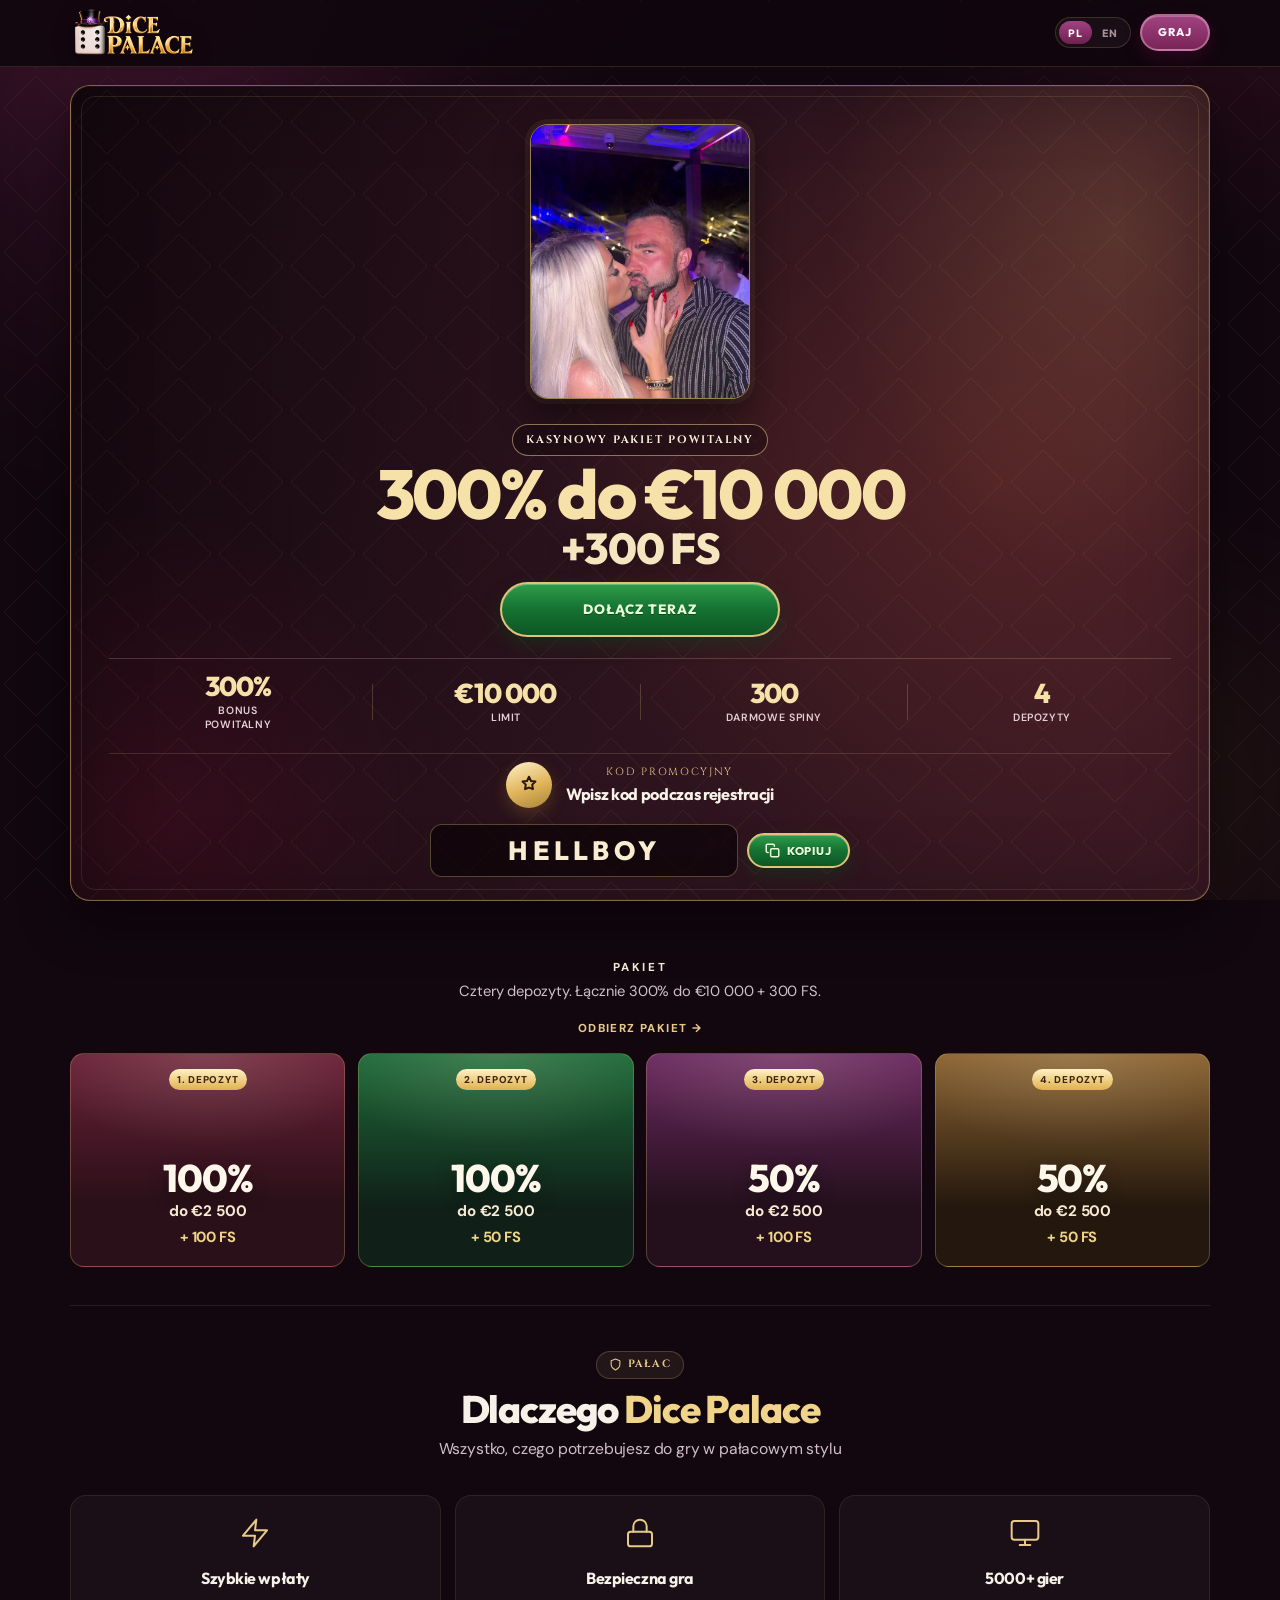
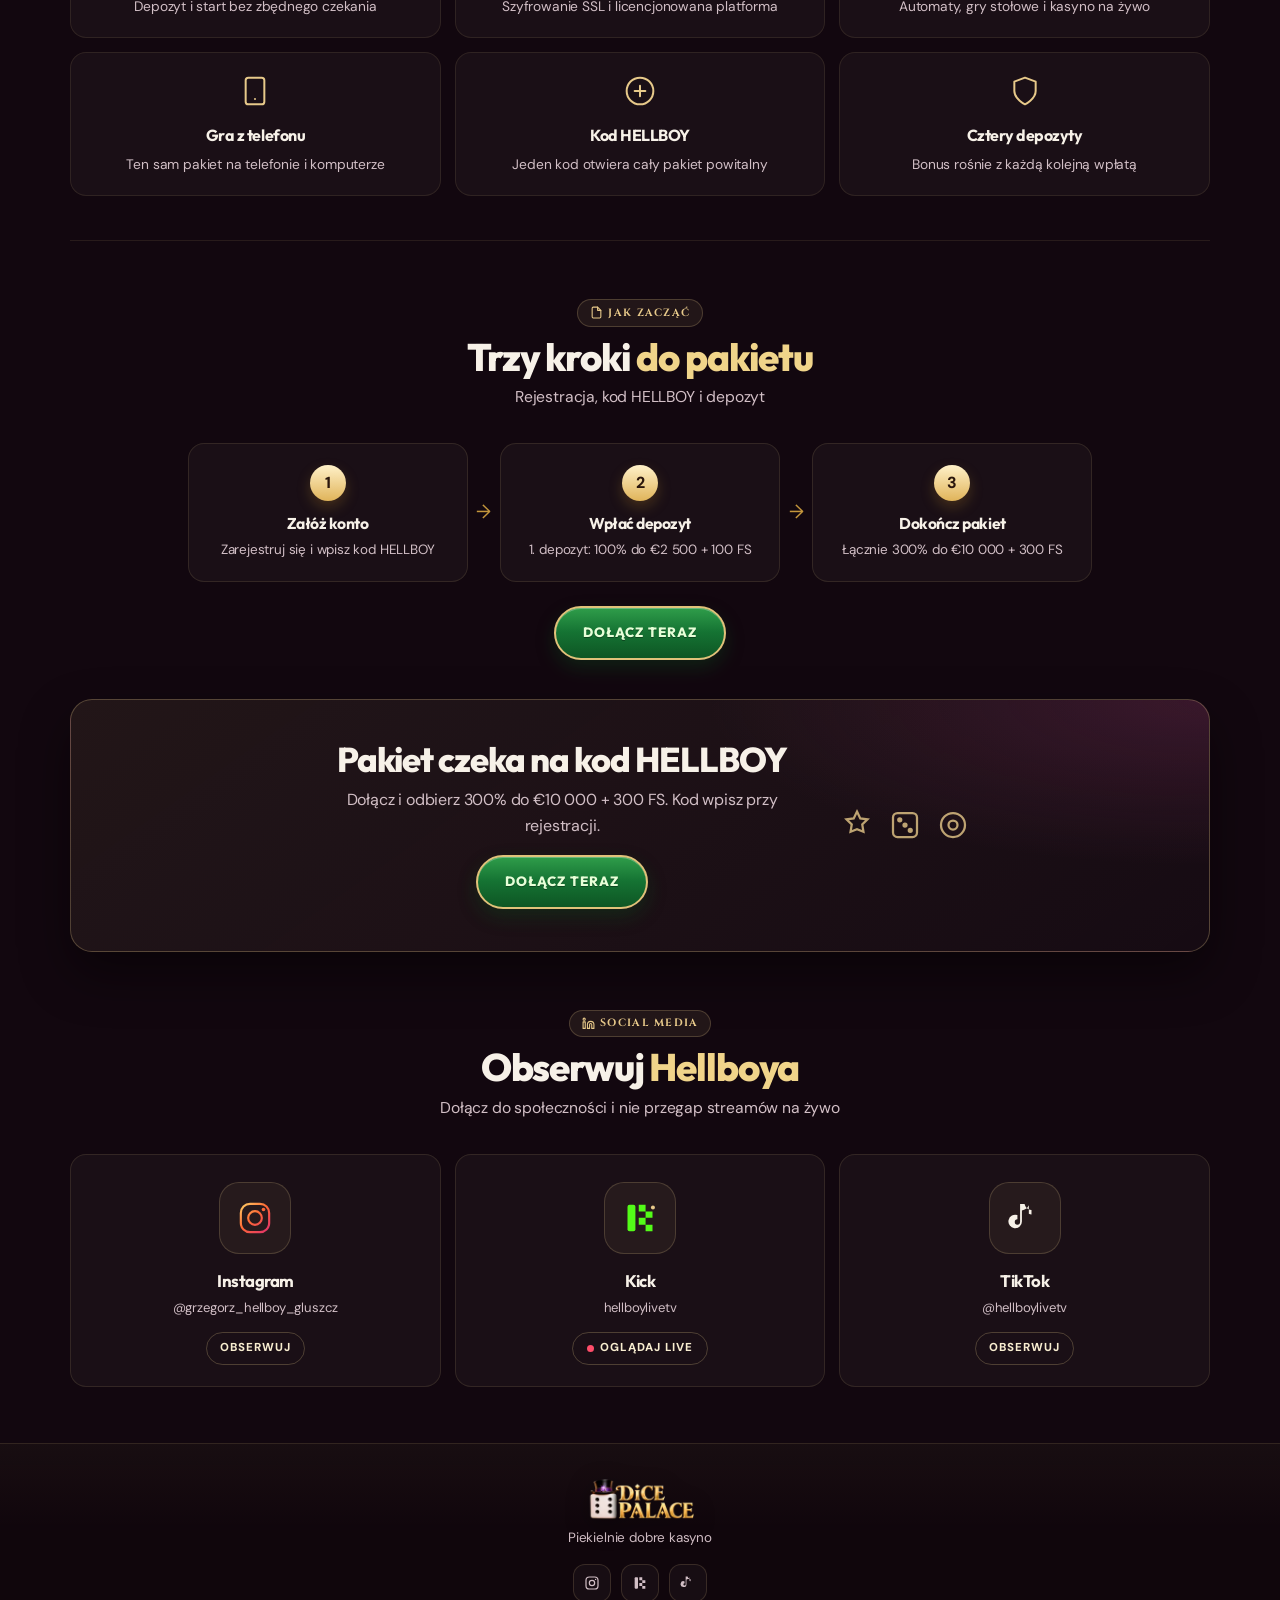
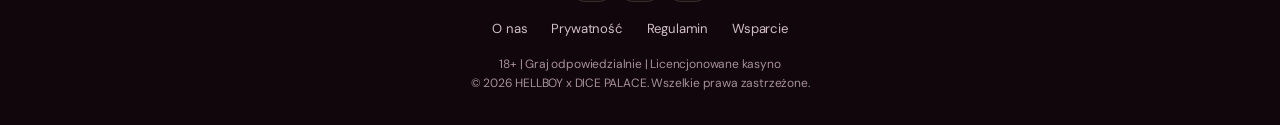
<file: index.html>
<!doctype html>
<html lang="pl">
  <head>
    <meta charset="UTF-8" />
    <meta name="viewport" content="width=device-width, initial-scale=1.0" />
    <meta name="theme-color" content="#12070f" />
    <link rel="icon" type="image/x-icon" href="assets/favicon.ico" />
    <link rel="preconnect" href="https://fonts.googleapis.com" />
    <link rel="preconnect" href="https://fonts.gstatic.com" crossorigin />
    <link href="https://fonts.googleapis.com/css2?family=Cinzel:wght@600;700;800&family=DM+Sans:ital,opsz,wght@0,9..40,400;0,9..40,500;0,9..40,600;0,9..40,700&family=Outfit:wght@500;600;700;800&display=swap" rel="stylesheet" />
    <link rel="stylesheet" href="css/style.css?v=20" />
    <title>HELLBOY x DICE PALACE — Pakiet powitalny</title>
  </head>
  <body>
    <div class="app" id="top">
      <div class="arctic-bg" aria-hidden="true">
        <div class="aurora aurora-1"></div>
        <div class="aurora aurora-2"></div>
        <div class="aurora aurora-3"></div>
        <div class="snow-particle p1"></div>
        <div class="snow-particle p2"></div>
        <div class="snow-particle p3"></div>
        <div class="snow-particle p4"></div>
        <div class="snow-particle p5"></div>
        <div class="snow-particle p6"></div>
        <div class="snow-particle p7"></div>
        <div class="snow-particle p8"></div>
        <div class="flame-particle f1"></div>
        <div class="flame-particle f2"></div>
        <div class="flame-particle f3"></div>
      </div>

      <nav class="nav">
        <div class="nav-inner">
          <a href="#top" class="nav-brand">
            <img src="assets/logo-animated.webp" alt="Dice Palace" class="nav-logo" width="230" height="90" />
          </a>
          <div class="nav-actions">
            <div class="lang-toggle">
              <button type="button" data-lang="pl" class="active">PL</button>
              <button type="button" data-lang="en">EN</button>
            </div>
            <a href="https://dcpc.myloric.com/?mid=393459_2275707" target="_blank" rel="noopener noreferrer" class="btn btn-magenta btn-sm" data-i18n="navBonus">Graj</a>
          </div>
        </div>
      </nav>

      <div class="stage">
        <header class="hero-frame">
          <div class="hero-copy">
            <p class="hero-kicker" data-i18n="heroKicker">Kasynowy pakiet powitalny</p>
            <h1 class="hero-amount" data-i18n="heroAmount">300% do €10 000</h1>
            <p class="hero-plus" data-i18n="heroPlus">+300 FS</p>
            <div class="hero-actions">
              <a href="https://dcpc.myloric.com/?mid=393459_2275707" target="_blank" rel="noopener noreferrer" class="btn btn-primary btn-lg" data-i18n="heroCta">Dołącz teraz</a>
            </div>
          </div>
          <figure class="hero-photo">
            <img src="assets/w.jpg" alt="Hellboy" width="720" height="1280" />
          </figure>

        <section class="hero-stats-section" aria-label="Pakiet">
          <div class="hero-stats">
            <div class="stat">
              <span class="stat-number" data-i18n="stat1Num">300%</span>
              <span class="stat-label" data-i18n="stat1Label">Bonus powitalny</span>
            </div>
            <div class="stat-divider" aria-hidden="true"></div>
            <div class="stat">
              <span class="stat-number" data-i18n="stat2Num">€10 000</span>
              <span class="stat-label" data-i18n="stat2Label">Limit</span>
            </div>
            <div class="stat-divider" aria-hidden="true"></div>
            <div class="stat">
              <span class="stat-number" data-i18n="stat3Num">300</span>
              <span class="stat-label" data-i18n="stat3Label">Darmowe spiny</span>
            </div>
            <div class="stat-divider" aria-hidden="true"></div>
            <div class="stat">
              <span class="stat-number" data-i18n="stat4Num">4</span>
              <span class="stat-label" data-i18n="stat4Label">Depozyty</span>
            </div>
          </div>
        </section>

        <section class="code-panel" aria-label="Kod promocyjny">
          <div class="code-panel-copy">
            <span class="code-mark" aria-hidden="true">
              <svg width="22" height="22" viewBox="0 0 24 24" fill="none" stroke="currentColor" stroke-width="2.2" stroke-linecap="round" stroke-linejoin="round">
                <path d="M12 3l2.2 4.6L19 8.2l-3.5 3.4.8 4.9L12 14.8 7.7 16.5l.8-4.9L5 8.2l4.8-.6L12 3z"/>
              </svg>
            </span>
            <div>
              <div class="code-kicker" data-i18n="codeKicker">Kod promocyjny</div>
              <div class="code-title" data-i18n="codeTitle">Wpisz kod podczas rejestracji</div>
            </div>
          </div>
          <div class="code-actions">
            <button type="button" class="code-value" id="promoCodeDisplay">HELLBOY</button>
            <button type="button" class="btn btn-primary btn-sm" id="copyPromoBtn">
              <svg width="15" height="15" viewBox="0 0 24 24" fill="none" stroke="currentColor" stroke-width="2.4" stroke-linecap="round" stroke-linejoin="round" aria-hidden="true">
                <rect x="9" y="9" width="13" height="13" rx="2"/>
                <path d="M5 15H4a2 2 0 01-2-2V4a2 2 0 012-2h9a2 2 0 012 2v1"/>
              </svg>
              <span id="copyBtnText" data-i18n="copyBtn">Kopiuj</span>
            </button>
          </div>
          <p class="sr-only" id="copyStatus" role="status"></p>
        </section>
        </header>
      </div>

      <main class="main" id="main-content">
        <section class="section" id="promo">
          <div class="ladder-head">
            <div>
              <span class="ladder-label" data-i18n="ladderLabel">Pakiet</span>
              <p class="ladder-desc" data-i18n="ladderDesc">Cztery depozyty. Łącznie 300% do €10 000 + 300 FS.</p>
            </div>
            <a class="ladder-more" href="https://dcpc.myloric.com/?mid=393459_2275707" target="_blank" rel="noopener noreferrer" data-i18n="ladderAll">Odbierz pakiet →</a>
          </div>
          <div class="ladder-row">
            <div class="tier-block">
              <a class="tier tier-1" href="https://dcpc.myloric.com/?mid=393459_2275707" target="_blank" rel="noopener noreferrer">
                <span class="tier-ribbon" data-i18n="tier1ribbon">1. depozyt</span>
                <span class="tier-percent">100%</span>
                <span class="tier-money" data-i18n="tier1money">do €2 500</span>
                <span class="tier-fs" data-i18n="tier1fs">+ 100 FS</span>
              </a>
              <span class="tier-index" aria-hidden="true">1</span>
            </div>
            <div class="tier-block">
              <a class="tier tier-2" href="https://dcpc.myloric.com/?mid=393459_2275707" target="_blank" rel="noopener noreferrer">
                <span class="tier-ribbon" data-i18n="tier2ribbon">2. depozyt</span>
                <span class="tier-percent">100%</span>
                <span class="tier-money" data-i18n="tier2money">do €2 500</span>
                <span class="tier-fs" data-i18n="tier2fs">+ 50 FS</span>
              </a>
              <span class="tier-index" aria-hidden="true">2</span>
            </div>
            <div class="tier-block">
              <a class="tier tier-3" href="https://dcpc.myloric.com/?mid=393459_2275707" target="_blank" rel="noopener noreferrer">
                <span class="tier-ribbon" data-i18n="tier3ribbon">3. depozyt</span>
                <span class="tier-percent">50%</span>
                <span class="tier-money" data-i18n="tier3money">do €2 500</span>
                <span class="tier-fs" data-i18n="tier3fs">+ 100 FS</span>
              </a>
              <span class="tier-index" aria-hidden="true">3</span>
            </div>
            <div class="tier-block">
              <a class="tier tier-4" href="https://dcpc.myloric.com/?mid=393459_2275707" target="_blank" rel="noopener noreferrer">
                <span class="tier-ribbon" data-i18n="tier4ribbon">4. depozyt</span>
                <span class="tier-percent">50%</span>
                <span class="tier-money" data-i18n="tier4money">do €2 500</span>
                <span class="tier-fs" data-i18n="tier4fs">+ 50 FS</span>
              </a>
              <span class="tier-index" aria-hidden="true">4</span>
            </div>
          </div>
        </section>

        <section class="section section-alt reveal" id="benefits">
          <div class="section-header">
            <span class="section-tag">
              <svg width="16" height="16" viewBox="0 0 24 24" fill="none" stroke="currentColor" stroke-width="2" stroke-linecap="round" stroke-linejoin="round">
                <path d="M12 22s8-4 8-10V5l-8-3-8 3v7c0 6 8 10 8 10z"/>
              </svg>
              <span data-i18n="benefitsTag">Pałac</span>
            </span>
            <h2 class="section-title"><span data-i18n="benefitsTitle1">Dlaczego</span> <span class="highlight" data-i18n="benefitsTitle2">Dice Palace</span></h2>
            <p class="section-desc" data-i18n="benefitsDesc">Wszystko, czego potrzebujesz do gry w pałacowym stylu</p>
          </div>
          <div class="benefits-grid">
            <article class="benefit-card">
              <div class="benefit-icon">
                <svg width="36" height="36" viewBox="0 0 24 24" fill="none" stroke="currentColor" stroke-width="1.5" stroke-linecap="round" stroke-linejoin="round"><polyline points="13 2 3 14 12 14 11 22 21 10 12 10 13 2"/></svg>
              </div>
              <h3 data-i18n="benefit1Title">Szybkie wpłaty</h3>
              <p data-i18n="benefit1Desc">Depozyt i start bez zbędnego czekania</p>
            </article>
            <article class="benefit-card">
              <div class="benefit-icon">
                <svg width="36" height="36" viewBox="0 0 24 24" fill="none" stroke="currentColor" stroke-width="1.5" stroke-linecap="round" stroke-linejoin="round"><rect x="3" y="11" width="18" height="11" rx="2"/><path d="M7 11V7a5 5 0 0110 0v4"/></svg>
              </div>
              <h3 data-i18n="benefit2Title">Bezpieczna gra</h3>
              <p data-i18n="benefit2Desc">Szyfrowanie SSL i licencjonowana platforma</p>
            </article>
            <article class="benefit-card">
              <div class="benefit-icon">
                <svg width="36" height="36" viewBox="0 0 24 24" fill="none" stroke="currentColor" stroke-width="1.5" stroke-linecap="round" stroke-linejoin="round"><rect x="2" y="3" width="20" height="14" rx="2"/><line x1="8" y1="21" x2="16" y2="21"/><line x1="12" y1="17" x2="12" y2="21"/></svg>
              </div>
              <h3 data-i18n="benefit3Title">5000+ gier</h3>
              <p data-i18n="benefit3Desc">Automaty, gry stołowe i kasyno na żywo</p>
            </article>
            <article class="benefit-card">
              <div class="benefit-icon">
                <svg width="36" height="36" viewBox="0 0 24 24" fill="none" stroke="currentColor" stroke-width="1.5" stroke-linecap="round" stroke-linejoin="round"><rect x="5" y="2" width="14" height="20" rx="2"/><line x1="12" y1="18" x2="12.01" y2="18"/></svg>
              </div>
              <h3 data-i18n="benefit4Title">Gra z telefonu</h3>
              <p data-i18n="benefit4Desc">Ten sam pakiet na telefonie i komputerze</p>
            </article>
            <article class="benefit-card">
              <div class="benefit-icon">
                <svg width="36" height="36" viewBox="0 0 24 24" fill="none" stroke="currentColor" stroke-width="1.5" stroke-linecap="round" stroke-linejoin="round"><circle cx="12" cy="12" r="10"/><path d="M8 12h8M12 8v8"/></svg>
              </div>
              <h3 data-i18n="benefit5Title">Kod HELLBOY</h3>
              <p data-i18n="benefit5Desc">Jeden kod otwiera cały pakiet powitalny</p>
            </article>
            <article class="benefit-card">
              <div class="benefit-icon">
                <svg width="36" height="36" viewBox="0 0 24 24" fill="none" stroke="currentColor" stroke-width="1.5" stroke-linecap="round" stroke-linejoin="round"><path d="M12 22s8-4 8-10V5l-8-3-8 3v7c0 6 8 10 8 10z"/></svg>
              </div>
              <h3 data-i18n="benefit6Title">Cztery depozyty</h3>
              <p data-i18n="benefit6Desc">Bonus rośnie z każdą kolejną wpłatą</p>
            </article>
          </div>
        </section>

        <section class="section reveal" id="steps">
          <div class="section-header">
            <span class="section-tag">
              <svg width="16" height="16" viewBox="0 0 24 24" fill="none" stroke="currentColor" stroke-width="2" stroke-linecap="round" stroke-linejoin="round">
                <path d="M14 2H6a2 2 0 00-2 2v16a2 2 0 002 2h12a2 2 0 002-2V8z"/>
                <polyline points="14 2 14 8 20 8"/>
              </svg>
              <span data-i18n="stepsTag">Jak zacząć</span>
            </span>
            <h2 class="section-title"><span data-i18n="stepsTitle1">Trzy kroki</span> <span class="highlight" data-i18n="stepsTitle2">do pakietu</span></h2>
            <p class="section-desc" data-i18n="stepsDesc">Rejestracja, kod HELLBOY i depozyt</p>
          </div>
          <div class="steps-grid">
            <article class="step-card">
              <div class="step-number">1</div>
              <div class="step-content">
                <h3 data-i18n="step1Title">Załóż konto</h3>
                <p data-i18n="step1Desc">Zarejestruj się i wpisz kod HELLBOY</p>
              </div>
            </article>
            <div class="step-arrow" aria-hidden="true">→</div>
            <article class="step-card">
              <div class="step-number">2</div>
              <div class="step-content">
                <h3 data-i18n="step2Title">Wpłać depozyt</h3>
                <p data-i18n="step2Desc">1. depozyt: 100% do €2 500 + 100 FS</p>
              </div>
            </article>
            <div class="step-arrow" aria-hidden="true">→</div>
            <article class="step-card">
              <div class="step-number">3</div>
              <div class="step-content">
                <h3 data-i18n="step3Title">Dokończ pakiet</h3>
                <p data-i18n="step3Desc">Łącznie 300% do €10 000 + 300 FS</p>
              </div>
            </article>
          </div>
          <div class="steps-cta">
            <a href="https://dcpc.myloric.com/?mid=393459_2275707" target="_blank" rel="noopener noreferrer" class="btn btn-primary btn-lg" data-i18n="stepsCta">Dołącz teraz</a>
          </div>
        </section>

        <section class="cta-section reveal">
          <div class="cta-inner">
            <div class="cta-content">
              <h2><span data-i18n="ctaTitle1">Pakiet czeka</span> <span class="highlight" data-i18n="ctaTitle2">na kod</span> <span data-i18n="ctaTitle3">HELLBOY</span></h2>
              <p data-i18n="ctaDesc">Dołącz i odbierz 300% do €10 000 + 300 FS. Kod wpisz przy rejestracji.</p>
              <a href="https://dcpc.myloric.com/?mid=393459_2275707" target="_blank" rel="noopener noreferrer" class="btn btn-primary btn-lg" data-i18n="ctaBtn">Dołącz teraz</a>
            </div>
            <div class="cta-visual" aria-hidden="true">
              <svg viewBox="0 0 24 24" fill="none" stroke="currentColor" stroke-width="1.5"><path d="M12 3l2.2 4.6L19 8.2l-3.5 3.4.8 4.9L12 14.8 7.7 16.5l.8-4.9L5 8.2l4.8-.6L12 3z"/></svg>
              <svg viewBox="0 0 24 24" fill="none" stroke="currentColor" stroke-width="1.5"><rect x="4" y="4" width="16" height="16" rx="3"/><circle cx="8.5" cy="8.5" r="1" fill="currentColor"/><circle cx="15.5" cy="15.5" r="1" fill="currentColor"/><circle cx="12" cy="12" r="1" fill="currentColor"/></svg>
              <svg viewBox="0 0 24 24" fill="none" stroke="currentColor" stroke-width="1.5"><circle cx="12" cy="12" r="8"/><circle cx="12" cy="12" r="3"/></svg>
            </div>
          </div>
        </section>

        <section class="section reveal" id="social">
          <div class="section-header">
            <span class="section-tag">
              <svg width="16" height="16" viewBox="0 0 24 24" fill="none" stroke="currentColor" stroke-width="2" stroke-linecap="round" stroke-linejoin="round">
                <path d="M16 8a6 6 0 016 6v7h-4v-7a2 2 0 00-4 0v7h-4v-7a6 6 0 016-6z"/>
                <rect x="2" y="9" width="4" height="12"/>
                <circle cx="4" cy="4" r="2"/>
              </svg>
              <span data-i18n="socialTag">Social media</span>
            </span>
            <h2 class="section-title"><span data-i18n="socialTitle1">Obserwuj</span> <span class="highlight" data-i18n="socialTitle2">Hellboya</span></h2>
            <p class="section-desc" data-i18n="socialDesc">Dołącz do społeczności i nie przegap streamów na żywo</p>
          </div>

          <div class="social-grid">
            <a href="https://www.instagram.com/grzegorz_hellboy_gluszcz/" target="_blank" rel="noopener noreferrer" class="social-card social-card--instagram">
              <span class="social-icon" aria-hidden="true">
                <svg viewBox="0 0 48 48" fill="none">
                  <defs>
                    <linearGradient id="ig-grad" x1="8" y1="6" x2="40" y2="42" gradientUnits="userSpaceOnUse">
                      <stop offset="0%" stop-color="#ffd166"/>
                      <stop offset="45%" stop-color="#ff6b35"/>
                      <stop offset="100%" stop-color="#e1306c"/>
                    </linearGradient>
                  </defs>
                  <rect x="7" y="7" width="34" height="34" rx="11" stroke="url(#ig-grad)" stroke-width="2.6"/>
                  <circle cx="24" cy="24" r="8.2" stroke="url(#ig-grad)" stroke-width="2.6"/>
                  <circle cx="34.2" cy="13.8" r="2.15" fill="url(#ig-grad)"/>
                </svg>
              </span>
              <h3>Instagram</h3>
              <p class="social-handle">@grzegorz_hellboy_gluszcz</p>
              <span class="social-cta" data-i18n="socialFollow">Obserwuj</span>
            </a>

            <a href="https://kick.com/hellboylivetv" target="_blank" rel="noopener noreferrer" class="social-card social-card--kick">
              <span class="social-icon" aria-hidden="true">
                <svg viewBox="0 0 48 48" fill="none">
                  <rect x="9" y="8" width="9.5" height="32" rx="2.4" fill="#53FC18"/>
                  <path d="M22.5 8h8.2v8.2h-8.2V8zm8.2 8.2H39v7.6h-8.3v-7.6zM22.5 23.8h8.2V32h-8.2v-8.2zm8.2 8.2H39V40h-8.3v-8z" fill="#53FC18"/>
                  <circle class="social-live-dot" cx="39.5" cy="11.5" r="2.4" fill="#e7c98a"/>
                </svg>
              </span>
              <h3>Kick</h3>
              <p class="social-handle">hellboylivetv</p>
              <span class="social-cta social-cta--live">
                <span class="live-pulse" aria-hidden="true"></span>
                <span data-i18n="socialWatch">Oglądaj live</span>
              </span>
            </a>

            <a href="https://www.tiktok.com/@hellboylivetv" target="_blank" rel="noopener noreferrer" class="social-card social-card--tiktok">
              <span class="social-icon" aria-hidden="true">
                <svg viewBox="0 0 48 48" fill="none">
                  <path d="M28.6 8.8c-1.7 3.5-4.6 5.7-8.3 6.2v13.1a8.1 8.1 0 11-5.4-7.6v5.1a3.2 3.2 0 103.2 3.1V7.1h5.4c.5 2.6 2.1 4.8 4.3 6.1 1.2.7 2.6 1.1 4 1.2v5.3c-1.2-.1-2.3-.4-3.2-.9z" fill="#f7f1e8"/>
                </svg>
              </span>
              <h3>TikTok</h3>
              <p class="social-handle">@hellboylivetv</p>
              <span class="social-cta" data-i18n="socialFollow">Obserwuj</span>
            </a>
          </div>
        </section>
      </main>

      <footer class="footer">
        <div class="footer-inner">
          <div class="footer-brand">
            <img src="assets/logo-animated.webp" alt="Dice Palace" class="footer-logo" width="230" height="90" />
            <p data-i18n="footerTagline">Piekielnie dobre kasyno</p>
          </div>
          <div class="footer-social">
            <a href="https://www.instagram.com/grzegorz_hellboy_gluszcz/" target="_blank" rel="noopener noreferrer" aria-label="Instagram">
              <svg viewBox="0 0 24 24" fill="none" stroke="currentColor" stroke-width="1.8"><rect x="3" y="3" width="18" height="18" rx="5"/><circle cx="12" cy="12" r="4"/><circle cx="17.4" cy="6.6" r="1" fill="currentColor" stroke="none"/></svg>
            </a>
            <a href="https://kick.com/hellboylivetv" target="_blank" rel="noopener noreferrer" aria-label="Kick">
              <svg viewBox="0 0 24 24" fill="currentColor"><rect x="4" y="3.5" width="5" height="17" rx="1.2"/><path d="M11 3.5h4.4v4.4H11V3.5zm4.4 4.4H20v4.2h-4.6V7.9zM11 12.1h4.4v4.4H11v-4.4zm4.4 4.4H20v4H15.4v-4z"/></svg>
            </a>
            <a href="https://www.tiktok.com/@hellboylivetv" target="_blank" rel="noopener noreferrer" aria-label="TikTok">
              <svg viewBox="0 0 24 24" fill="currentColor"><path d="M14.2 3.2c-.9 1.9-2.5 3.1-4.5 3.4v7.1a4.4 4.4 0 11-2.9-4.1v2.8a1.7 1.7 0 101.7 1.7V2.4h2.9c.3 1.4 1.1 2.6 2.3 3.3.7.4 1.4.6 2.2.7v2.9c-.6 0-1.2-.2-1.7-.5z"/></svg>
            </a>
          </div>
          <div class="footer-links">
            <a href="#" data-i18n="footerAbout">O nas</a>
            <a href="privacy.html" data-i18n="footerPrivacy">Prywatność</a>
            <a href="#" data-i18n="footerTerms">Regulamin</a>
            <a href="#" data-i18n="footerSupport">Wsparcie</a>
          </div>
          <div class="footer-legal">
            <p data-i18n="footerLegal1">18+ | Graj odpowiedzialnie | Licencjonowane kasyno</p>
            <p>© 2026 HELLBOY x DICE PALACE. <span data-i18n="footerLegal2">Wszelkie prawa zastrzeżone.</span></p>
          </div>
        </div>
      </footer>
    </div>

    <script src="js/translations.js"></script>
    <script src="js/main.js"></script>
    <script>
      (function () {
        const PROMO = 'HELLBOY';
        const display = document.getElementById('promoCodeDisplay');
        const copyBtn = document.getElementById('copyPromoBtn');
        const btnText = document.getElementById('copyBtnText');
        const status = document.getElementById('copyStatus');
        const chips = document.querySelectorAll('[data-copy-code]');

        function labels() {
          const lang = document.documentElement.lang === 'en' ? 'en' : 'pl';
          return {
            copy: translations[lang].copyBtn,
            done: translations[lang].copyDone
          };
        }

        function flash() {
          const text = labels();
          if (btnText) btnText.textContent = text.done;
          if (status) status.textContent = text.done + ' HELLBOY';
          display?.classList.add('is-copied');
          chips.forEach((el) => el.classList.add('is-copied'));
          window.setTimeout(() => {
            if (btnText) btnText.textContent = labels().copy;
            display?.classList.remove('is-copied');
            chips.forEach((el) => el.classList.remove('is-copied'));
          }, 1600);
        }

        async function copyCode() {
          try {
            await navigator.clipboard.writeText(PROMO);
          } catch (err) {
            const area = document.createElement('textarea');
            area.value = PROMO;
            area.setAttribute('readonly', '');
            area.style.position = 'fixed';
            area.style.left = '-9999px';
            document.body.appendChild(area);
            area.select();
            document.execCommand('copy');
            area.remove();
          }
          flash();
        }

        copyBtn?.addEventListener('click', copyCode);
        display?.addEventListener('click', copyCode);
        chips.forEach((el) => el.addEventListener('click', copyCode));
      })();
    </script>
  </body>
</html>
</file>
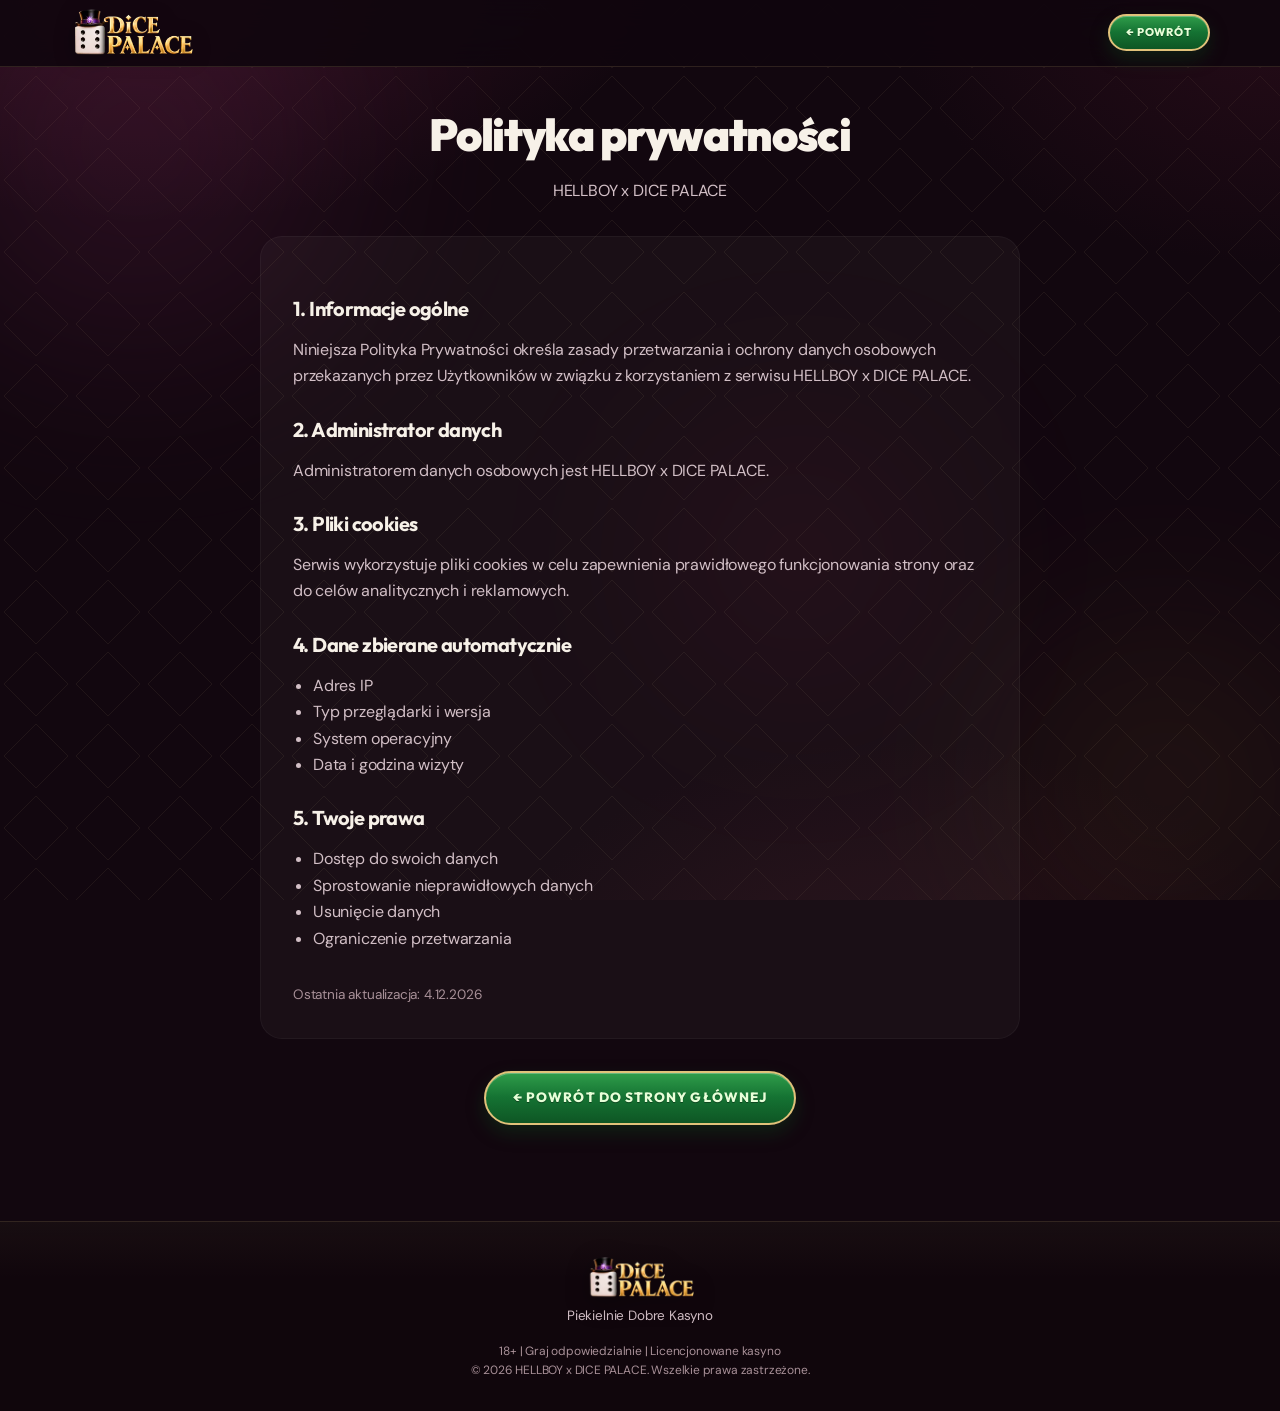
<file: privacy.html>
<!doctype html>
<html lang="pl">
  <head>
    <meta charset="UTF-8" />
    <meta name="viewport" content="width=device-width, initial-scale=1.0" />
    <link rel="icon" type="image/x-icon" href="assets/favicon.ico" />
    <link rel="preconnect" href="https://fonts.googleapis.com" />
    <link rel="preconnect" href="https://fonts.gstatic.com" crossorigin />
    <link href="https://fonts.googleapis.com/css2?family=Cinzel:wght@600;700;800&family=DM+Sans:ital,opsz,wght@0,9..40,400;0,9..40,500;0,9..40,600;0,9..40,700&family=Outfit:wght@500;600;700;800&display=swap" rel="stylesheet" />
    <link rel="stylesheet" href="css/style.css" />
    <title>Polityka prywatności — HELLBOY x DICE PALACE</title>
  </head>
  <body>
    <div class="app">
      <div class="arctic-bg" aria-hidden="true">
        <div class="aurora aurora-1"></div>
        <div class="aurora aurora-2"></div>
        <div class="aurora aurora-3"></div>
      </div>

      <nav class="nav">
        <div class="nav-inner">
          <a href="index.html" class="nav-brand">
            <img src="assets/logo-animated.webp" alt="Dice Palace" class="nav-logo" width="230" height="90" />
          </a>
          <div class="nav-actions">
            <a href="index.html" class="btn btn-primary btn-sm">← Powrót</a>
          </div>
        </div>
      </nav>

      <main style="max-width: 800px; margin: 2rem auto; padding: 0 1.25rem 4rem;">
        <h1 style="font-size: clamp(2rem, 4vw, 2.8rem); font-weight: 900; text-align: center; margin: 0;">
          Polityka prywatności
        </h1>
        <p style="text-align: center; color: var(--text-secondary); margin-top: 0.5rem;">
          HELLBOY x DICE PALACE
        </p>

        <div style="margin-top: 2rem; padding: 2rem; border-radius: var(--radius-lg); background: var(--bg-card); border: 1px solid rgba(255,255,255,0.04);">
          <h2 style="font-size: 1.25rem; margin: 1.5rem 0 0.75rem; color: var(--text-primary);">1. Informacje ogólne</h2>
          <p style="color: var(--text-secondary); line-height: 1.65;">
            Niniejsza Polityka Prywatności określa zasady przetwarzania i ochrony danych osobowych
            przekazanych przez Użytkowników w związku z korzystaniem z serwisu HELLBOY x DICE PALACE.
          </p>

          <h2 style="font-size: 1.25rem; margin: 1.5rem 0 0.75rem; color: var(--text-primary);">2. Administrator danych</h2>
          <p style="color: var(--text-secondary); line-height: 1.65;">
            Administratorem danych osobowych jest HELLBOY x DICE PALACE.
          </p>

          <h2 style="font-size: 1.25rem; margin: 1.5rem 0 0.75rem; color: var(--text-primary);">3. Pliki cookies</h2>
          <p style="color: var(--text-secondary); line-height: 1.65;">
            Serwis wykorzystuje pliki cookies w celu zapewnienia prawidłowego funkcjonowania strony
            oraz do celów analitycznych i reklamowych.
          </p>

          <h2 style="font-size: 1.25rem; margin: 1.5rem 0 0.75rem; color: var(--text-primary);">4. Dane zbierane automatycznie</h2>
          <ul style="color: var(--text-secondary); line-height: 1.65; padding-left: 1.25rem;">
            <li>Adres IP</li>
            <li>Typ przeglądarki i wersja</li>
            <li>System operacyjny</li>
            <li>Data i godzina wizyty</li>
          </ul>

          <h2 style="font-size: 1.25rem; margin: 1.5rem 0 0.75rem; color: var(--text-primary);">5. Twoje prawa</h2>
          <ul style="color: var(--text-secondary); line-height: 1.65; padding-left: 1.25rem;">
            <li>Dostęp do swoich danych</li>
            <li>Sprostowanie nieprawidłowych danych</li>
            <li>Usunięcie danych</li>
            <li>Ograniczenie przetwarzania</li>
          </ul>

          <p style="font-size: 0.85rem; color: var(--text-muted); margin-top: 2rem;">
            Ostatnia aktualizacja: <span id="privacy-date"></span>
          </p>
        </div>

        <div style="text-align: center; margin-top: 2rem;">
          <a href="index.html" class="btn btn-primary btn-lg">← Powrót do strony głównej</a>
        </div>
      </main>

      <footer class="footer">
        <div class="footer-inner">
          <div class="footer-brand">
            <img src="assets/logo-animated.webp" alt="Dice Palace" class="footer-logo" width="230" height="90" />
            <p>Piekielnie Dobre Kasyno</p>
          </div>
          <div class="footer-legal">
            <p>18+ | Graj odpowiedzialnie | Licencjonowane kasyno</p>
            <p>© <span id="footer-year"></span> HELLBOY x DICE PALACE. Wszelkie prawa zastrzeżone.</p>
          </div>
        </div>
      </footer>
    </div>

    <script>
      document.getElementById('privacy-date').textContent = new Date().toLocaleDateString('pl-PL');
      document.getElementById('footer-year').textContent = new Date().getFullYear();
    </script>
  </body>
</html>
</file>
<file: css/style.css>
/* ============================================================
   HELLBOY x DICE PALACE — burgundy, gold, emerald
   ============================================================ */

:root {
  --bg-primary: #12070f;
  --bg-secondary: #1a0b16;
  --bg-card: rgba(255, 236, 214, 0.035);
  --bg-card-hover: rgba(255, 236, 214, 0.07);

  --text-primary: #f7f1e8;
  --text-secondary: #d2bfc6;
  --text-muted: #a89098;

  --accent: #e7c98a;
  --accent-bright: #f8edd0;
  --accent-deep: #c4963c;
  --accent-glow: rgba(231, 201, 138, 0.28);

  --green: #146b2e;
  --green-bright: #1f8a3e;
  --mint: #e7ffd8;

  --magenta: #8d3168;
  --magenta-deep: #641845;

  --radius: 16px;
  --radius-sm: 12px;
  --radius-lg: 22px;

  --shadow: 0 22px 50px rgba(0, 0, 0, 0.45);
  --shadow-glow: 0 0 32px rgba(231, 201, 138, 0.12);

  --font-display: 'Outfit', ui-sans-serif, system-ui, sans-serif;
  --font-palace: 'Cinzel', 'Times New Roman', serif;
  --font-body: 'DM Sans', ui-sans-serif, system-ui, sans-serif;

  --ease-out: cubic-bezier(0.22, 1, 0.36, 1);
  --ease-spring: cubic-bezier(0.34, 1.56, 0.64, 1);
}

*, *::before, *::after { box-sizing: border-box; margin: 0; padding: 0; }

html {
  scroll-behavior: smooth;
  -webkit-text-size-adjust: 100%;
  color-scheme: dark;
}

body {
  font-family: var(--font-body);
  font-size: 1rem;
  font-weight: 400;
  background: var(--bg-primary);
  color: var(--text-primary);
  min-height: 100vh;
  overflow-x: hidden;
  line-height: 1.6;
  letter-spacing: -0.011em;
  -webkit-font-smoothing: antialiased;
  text-rendering: optimizeLegibility;
}

img { max-width: 100%; display: block; }
a { color: inherit; text-decoration: none; }
button { font-family: inherit; }
::selection { background: #8d3168; color: #fff; }

h1, h2, h3, h4, .stat-number, .btn, .section-title, .hero-amount, .hero-plus, .tier-percent {
  font-family: var(--font-display);
  letter-spacing: -0.03em;
}

:focus-visible {
  outline: 2px solid var(--accent);
  outline-offset: 3px;
}

.sr-only {
  position: absolute;
  width: 1px;
  height: 1px;
  padding: 0;
  margin: -1px;
  overflow: hidden;
  clip: rect(0, 0, 0, 0);
  white-space: nowrap;
  border: 0;
}

/* ── Background ── */

.arctic-bg {
  position: fixed;
  inset: 0;
  z-index: -1;
  pointer-events: none;
  overflow: hidden;
  background-color: #12070f;
  background-image:
    radial-gradient(900px 520px at 12% -10%, rgba(120, 36, 72, 0.38), transparent 60%),
    radial-gradient(700px 480px at 100% 0%, rgba(90, 24, 48, 0.28), transparent 55%),
    radial-gradient(800px 500px at 70% 110%, rgba(70, 24, 36, 0.35), transparent 50%),
    url("data:image/svg+xml,%3Csvg xmlns='http://www.w3.org/2000/svg' width='72' height='72' viewBox='0 0 72 72'%3E%3Cpath d='M36 4 L68 36 L36 68 L4 36 Z' fill='none' stroke='%23e7c98a' stroke-opacity='0.07' stroke-width='1'/%3E%3C/svg%3E");
}

.aurora {
  position: absolute;
  border-radius: 50%;
  filter: blur(90px);
  opacity: 0.45;
  animation: auroraDrift 22s ease-in-out infinite alternate;
}
.aurora-1 { width: 55vw; height: 42vw; max-width: 680px; top: -14%; left: -16%; background: radial-gradient(circle, rgba(141, 49, 104, 0.55), transparent 70%); }
.aurora-2 { width: 42vw; height: 32vw; max-width: 540px; bottom: -10%; right: -12%; background: radial-gradient(circle, rgba(196, 150, 60, 0.28), transparent 70%); animation-delay: 6s; }
.aurora-3 { width: 34vw; height: 28vw; max-width: 420px; top: 42%; left: 46%; background: radial-gradient(circle, rgba(90, 18, 48, 0.55), transparent 70%); animation-delay: 11s; }

@keyframes auroraDrift {
  0% { transform: translate(0, 0) scale(1); }
  100% { transform: translate(4%, 5%) scale(1.08); }
}

.snow-particle {
  position: absolute;
  width: 2px;
  height: 2px;
  background: rgba(248, 237, 208, 0.55);
  border-radius: 50%;
  box-shadow: 0 0 6px rgba(231, 201, 138, 0.45);
  animation: snowFall 16s linear infinite;
}
.p1 { left: 10%; animation-delay: 0s; }
.p2 { left: 25%; animation-delay: 2s; animation-duration: 18s; }
.p3 { left: 45%; animation-delay: 4s; }
.p4 { left: 60%; animation-delay: 1s; animation-duration: 14s; }
.p5 { left: 75%; animation-delay: 3s; }
.p6 { left: 85%; animation-delay: 5s; animation-duration: 17s; }
.p7 { left: 15%; animation-delay: 6s; }
.p8 { left: 50%; animation-delay: 7s; animation-duration: 15s; }

@keyframes snowFall {
  0% { opacity: 0; transform: translateY(-8vh); }
  12% { opacity: 0.8; }
  88% { opacity: 0.35; }
  100% { opacity: 0; transform: translateY(105vh); }
}

.flame-particle {
  position: absolute;
  width: 4px;
  height: 4px;
  border-radius: 50%;
  background: var(--accent);
  box-shadow: 0 0 10px rgba(231, 201, 138, 0.65);
  animation: flameRise 8s ease-in infinite;
}
.f1 { left: 20%; bottom: 8%; animation-delay: 0s; }
.f2 { left: 50%; bottom: 4%; animation-delay: 2.2s; }
.f3 { left: 80%; bottom: 12%; animation-delay: 4.5s; }

@keyframes flameRise {
  0% { opacity: 0; transform: translateY(0) scale(1); }
  15% { opacity: 0.8; }
  100% { opacity: 0; transform: translateY(-70vh) scale(0.2); }
}

.floating-casino {
  position: absolute;
  z-index: 0;
  opacity: 0.045;
  pointer-events: none;
  color: var(--accent);
  animation: floatShake 9s ease-in-out infinite;
}
.floating-casino svg {
  width: 52px;
  height: 52px;
  display: block;
}
.casino-1 { top: 8%; left: 5%; }
.casino-2 { top: 14%; right: 7%; animation-delay: 1.2s; }
.casino-3 { top: 44%; left: 2%; animation-delay: 2.5s; }
.casino-4 { top: 38%; right: 3%; animation-delay: 0.8s; }
.casino-5 { bottom: 24%; left: 5%; animation-delay: 3.2s; }
.casino-6 { bottom: 28%; right: 4%; animation-delay: 1.8s; }
.casino-7 { bottom: 7%; left: 14%; animation-delay: 4s; }
.casino-8 { bottom: 9%; right: 11%; animation-delay: 2.2s; }

@keyframes floatShake {
  0%, 100% { transform: translateY(0) rotate(0deg); }
  50% { transform: translateY(-12px) rotate(2deg); }
}

/* ── Reveal ── */

.reveal,
.reveal-stagger {
  opacity: 1;
  transform: none;
}

.reveal.is-visible,
.reveal-stagger.is-visible {
  opacity: 1;
  transform: none;
}

/* ── Shell ── */

.app { position: relative; z-index: 1; }

.stage {
  max-width: 1180px;
  margin: 0 auto;
  padding: 1.15rem 1.25rem 0;
}

/* ── Navigation ── */

.nav {
  position: sticky;
  top: 0;
  z-index: 100;
  background: rgba(16, 6, 14, 0.9);
  backdrop-filter: blur(16px);
  -webkit-backdrop-filter: blur(16px);
  border-bottom: 1px solid rgba(231, 201, 138, 0.14);
  transition: box-shadow 0.3s ease, background 0.3s ease;
}
.nav.is-scrolled {
  background: rgba(12, 4, 10, 0.96);
  box-shadow: 0 10px 30px rgba(0, 0, 0, 0.4);
}

.nav-inner {
  max-width: 1180px;
  margin: 0 auto;
  padding: 0.55rem 1.25rem;
  display: flex;
  align-items: center;
  justify-content: space-between;
  gap: 1rem;
}

.nav-brand { display: flex; align-items: center; justify-self: start; }
.nav-logo {
  height: 48px;
  width: auto;
  max-width: 46vw;
  transition: transform 0.25s var(--ease-out), filter 0.25s;
  filter: drop-shadow(0 4px 10px rgba(0, 0, 0, 0.35));
}
.nav-brand:hover .nav-logo { transform: scale(1.03); }

.nav-links {
  display: flex;
  justify-content: center;
  gap: 1.55rem;
}
.nav-links a {
  font-size: 0.72rem;
  font-weight: 700;
  letter-spacing: 0.14em;
  text-transform: uppercase;
  color: #f3e7ea;
  position: relative;
  padding: 0.2rem 0;
}
.nav-links a::after {
  content: '';
  position: absolute;
  left: 0;
  bottom: -2px;
  width: 100%;
  height: 1px;
  background: var(--accent);
  transform: scaleX(0);
  transform-origin: right;
  transition: transform 0.25s var(--ease-out);
}
.nav-links a:hover { color: var(--accent-bright); }
.nav-links a:hover::after { transform: scaleX(1); transform-origin: left; }

.nav-actions {
  display: flex;
  align-items: center;
  justify-content: flex-end;
  gap: 0.6rem;
  justify-self: end;
}

/* ── Buttons ── */

.btn {
  display: inline-flex;
  align-items: center;
  justify-content: center;
  gap: 0.4rem;
  padding: 0.72rem 1.45rem;
  border-radius: 999px;
  font-weight: 800;
  font-size: 0.78rem;
  letter-spacing: 0.08em;
  text-transform: uppercase;
  border: 2px solid transparent;
  cursor: pointer;
  transition: transform 0.2s var(--ease-out), box-shadow 0.2s ease, background 0.2s ease, border-color 0.2s;
}

.btn-primary {
  background: linear-gradient(180deg, #2f9d4a 0%, #157333 48%, #0e5624 100%);
  color: var(--mint);
  border-color: #e0c27a;
  text-shadow: 0 1px 0 rgba(0, 0, 0, 0.35);
  box-shadow:
    0 8px 18px rgba(12, 70, 28, 0.4),
    inset 0 1px 0 rgba(255, 255, 255, 0.28);
}
.btn-primary:hover {
  transform: translateY(-2px);
  background: linear-gradient(180deg, #3cb85c 0%, #188438 48%, #116628 100%);
  box-shadow:
    0 12px 24px rgba(20, 110, 40, 0.45),
    inset 0 1px 0 rgba(255, 255, 255, 0.34);
}
.btn-primary:active { transform: translateY(0); }

.btn-magenta {
  background: linear-gradient(180deg, #a04380 0%, #7a2458 100%);
  color: #fff6fb;
  border-color: rgba(255, 214, 232, 0.38);
  box-shadow: 0 6px 16px rgba(90, 16, 52, 0.4), inset 0 1px 0 rgba(255, 255, 255, 0.22);
}
.btn-magenta:hover {
  transform: translateY(-2px);
  background: linear-gradient(180deg, #b55090 0%, #8a2c66 100%);
}

.btn-ghost {
  background: rgba(255, 244, 230, 0.03);
  color: var(--accent-bright);
  border-color: rgba(231, 201, 138, 0.38);
}
.btn-ghost:hover {
  background: rgba(231, 201, 138, 0.08);
  transform: translateY(-2px);
}

.btn-sm { padding: 0.48rem 1rem; font-size: 0.7rem; }
.btn-lg { padding: 0.9rem 1.7rem; font-size: 0.84rem; }

.hero-frame .btn-primary {
  animation: ctaGlow 2.8s ease-in-out infinite;
}
@keyframes ctaGlow {
  0%, 100% { box-shadow: 0 8px 18px rgba(12, 70, 28, 0.4), inset 0 1px 0 rgba(255, 255, 255, 0.28); }
  50% { box-shadow: 0 10px 28px rgba(40, 160, 70, 0.55), inset 0 1px 0 rgba(255, 255, 255, 0.34); }
}

/* ── Lang ── */

.lang-toggle {
  display: flex;
  padding: 3px;
  border-radius: 999px;
  background: rgba(255, 244, 230, 0.04);
  border: 1px solid rgba(231, 201, 138, 0.18);
}
.lang-toggle button {
  background: transparent;
  border: none;
  padding: 0.28rem 0.6rem;
  border-radius: 999px;
  font-family: var(--font-display);
  font-size: 0.66rem;
  font-weight: 700;
  letter-spacing: 0.06em;
  color: var(--text-muted);
  cursor: pointer;
}
.lang-toggle button.active {
  background: linear-gradient(180deg, #a04380, #6e204f);
  color: #fff;
}

/* ── Hero ── */

.hero-frame {
  position: relative;
  display: grid;
  grid-template-columns: 1.15fr 0.85fr;
  align-items: center;
  gap: 1rem 1.5rem;
  min-height: 390px;
  padding: 2.4rem 2.6rem 1.35rem 2.8rem;
  border-radius: 20px;
  overflow: hidden;
  border: 1px solid rgba(224, 194, 122, 0.48);
  background:
    radial-gradient(70% 90% at 82% 48%, rgba(160, 70, 50, 0.28), transparent 58%),
    radial-gradient(42% 70% at 92% 18%, rgba(232, 190, 110, 0.16), transparent 60%),
    radial-gradient(40% 60% at 8% 90%, rgba(90, 16, 40, 0.45), transparent 62%),
    linear-gradient(102deg, #160910 0%, #2a121c 46%, #3a1824 100%);
  box-shadow:
    var(--shadow),
    inset 0 0 0 1px rgba(255, 236, 200, 0.05),
    inset 0 0 80px rgba(0, 0, 0, 0.25);
}

.hero-frame::before {
  content: '';
  position: absolute;
  inset: 0;
  background:
    linear-gradient(90deg, rgba(12, 4, 8, 0.2) 0%, transparent 42%),
    url("data:image/svg+xml,%3Csvg xmlns='http://www.w3.org/2000/svg' width='72' height='72' viewBox='0 0 72 72'%3E%3Cpath d='M36 4 L68 36 L36 68 L4 36 Z' fill='none' stroke='%23e7c98a' stroke-opacity='0.08' stroke-width='1'/%3E%3C/svg%3E");
  pointer-events: none;
}

.hero-frame::after {
  content: '';
  position: absolute;
  inset: 10px;
  border-radius: 14px;
  border: 1px solid rgba(231, 201, 138, 0.12);
  pointer-events: none;
}

.hero-copy { position: relative; z-index: 1; max-width: 560px; min-width: 0; grid-column: 1; grid-row: 1; }

.hero-kicker {
  display: inline-flex;
  align-items: center;
  padding: 0.38rem 0.85rem;
  border-radius: 999px;
  border: 1px solid rgba(231, 201, 138, 0.55);
  background: rgba(16, 6, 12, 0.35);
  color: #f6edd8;
  font-family: var(--font-palace);
  font-size: 0.68rem;
  font-weight: 700;
  letter-spacing: 0.16em;
  text-transform: uppercase;
}

.hero-amount {
  margin-top: 0.95rem;
  font-size: clamp(2.5rem, 5.4vw, 4.35rem);
  font-weight: 800;
  line-height: 0.92;
  background: linear-gradient(180deg, #fff8e4 0%, #f3dd9e 38%, #e0b45a 72%, #c8963e 100%);
  -webkit-background-clip: text;
  background-clip: text;
  color: transparent;
  filter: drop-shadow(0 2px 0 rgba(70, 32, 10, 0.25));
}

.hero-plus {
  margin-top: 0.35rem;
  font-size: clamp(1.7rem, 3.4vw, 2.7rem);
  font-weight: 800;
  line-height: 1;
  color: #f6e6bf;
  text-shadow: 0 2px 16px rgba(0, 0, 0, 0.35);
}

.hero-actions {
  display: flex;
  flex-wrap: wrap;
  align-items: center;
  gap: 0.7rem;
  margin-top: 1.25rem;
}

.code-chip {
  display: inline-flex;
  align-items: center;
  gap: 0.55rem;
  padding: 0.48rem 0.55rem 0.48rem 0.85rem;
  border-radius: 999px;
  border: 1px solid rgba(231, 201, 138, 0.4);
  background: rgba(10, 4, 8, 0.45);
  color: var(--accent-bright);
  cursor: pointer;
  transition: border-color 0.2s, background 0.2s, transform 0.2s var(--ease-out);
}
.code-chip:hover {
  border-color: var(--accent);
  transform: translateY(-1px);
}
.code-chip-label {
  font-size: 0.62rem;
  font-weight: 700;
  letter-spacing: 0.16em;
  text-transform: uppercase;
  color: var(--text-muted);
}
.code-chip-value {
  font-family: var(--font-display);
  font-weight: 800;
  letter-spacing: 0.12em;
  font-size: 0.92rem;
  padding: 0.22rem 0.7rem;
  border-radius: 999px;
  background: rgba(0, 0, 0, 0.35);
  border: 1px solid rgba(231, 201, 138, 0.45);
  color: #f8edd0;
}
.code-chip.is-copied {
  border-color: #7dffa2;
}
.code-chip.is-copied .code-chip-value {
  background: rgba(40, 140, 70, 0.28);
  color: #e7ffd8;
}

.hero-brand {
  position: relative;
  z-index: 1;
  grid-column: 2;
  grid-row: 1;
  display: flex;
  justify-content: flex-end;
  align-items: center;
  min-height: 160px;
}
.hero-brand::before {
  content: '';
  position: absolute;
  width: 280px;
  height: 280px;
  right: -10px;
  border-radius: 50%;
  background: radial-gradient(circle, rgba(232, 190, 110, 0.22), rgba(141, 49, 104, 0.08) 45%, transparent 70%);
  filter: blur(2px);
}
.hero-brand img {
  position: relative;
  height: clamp(96px, 13vw, 132px);
  width: auto;
  filter: drop-shadow(0 16px 24px rgba(0, 0, 0, 0.5)) drop-shadow(0 0 22px rgba(231, 201, 138, 0.2));
}

/* ── Stats ── */

.hero-stats-section {
  position: relative;
  z-index: 1;
  grid-column: 1 / -1;
  min-width: 0;
  max-width: 100%;
  margin-top: 0.35rem;
  padding: 0.85rem 0.2rem 0.15rem;
  border-top: 1px solid rgba(231, 201, 138, 0.22);
  background: transparent;
}

.hero-stats {
  display: flex;
  align-items: center;
  justify-content: space-between;
  gap: 0.5rem;
}

.stat {
  flex: 1;
  min-width: 0;
  display: flex;
  flex-direction: column;
  align-items: center;
  text-align: center;
  gap: 0.15rem;
  padding: 0.25rem 0.35rem;
}

.stat-number {
  font-size: clamp(1.25rem, 2.2vw, 1.7rem);
  font-weight: 800;
  line-height: 1.1;
  color: #f6e2a8;
}

.stat-label {
  font-size: 0.66rem;
  letter-spacing: 0.06em;
  text-transform: uppercase;
  color: #e4d0d6;
  font-weight: 600;
  line-height: 1.25;
  max-width: 14ch;
}

.stat-divider {
  width: 1px;
  height: 36px;
  background: rgba(231, 201, 138, 0.22);
  flex-shrink: 0;
}

/* ── Promo code voucher ── */

.code-panel {
  position: relative;
  z-index: 1;
  grid-column: 1 / -1;
  min-width: 0;
  max-width: 100%;
  margin-top: 0.15rem;
  padding: 0.85rem 0 0.2rem;
  display: flex;
  align-items: center;
  justify-content: space-between;
  gap: 1rem;
  flex-wrap: wrap;
  border-top: 1px solid rgba(231, 201, 138, 0.16);
  background: transparent;
}

.code-panel-copy { display: flex; align-items: center; gap: 0.85rem; min-width: 200px; }

.code-mark {
  width: 46px;
  height: 46px;
  border-radius: 50%;
  display: grid;
  place-items: center;
  flex-shrink: 0;
  color: #2a160c;
  background: linear-gradient(160deg, #fff1c9, #e0b45a 55%, #a8843a);
  box-shadow: 0 6px 16px rgba(180, 130, 40, 0.28);
}

.code-kicker {
  font-family: var(--font-palace);
  font-size: 0.66rem;
  letter-spacing: 0.16em;
  text-transform: uppercase;
  color: var(--accent);
}
.code-title {
  font-family: var(--font-display);
  font-weight: 700;
  font-size: 1.02rem;
  letter-spacing: -0.02em;
}

.code-actions {
  display: flex;
  align-items: center;
  gap: 0.55rem;
  flex: 1 1 240px;
  min-width: 0;
  justify-content: flex-end;
}
.code-actions .btn { flex-shrink: 0; }

.code-value {
  appearance: none;
  border: 1px solid rgba(231, 201, 138, 0.32);
  background: rgba(8, 3, 6, 0.65);
  color: #f8edd0;
  font-family: var(--font-display);
  font-weight: 800;
  letter-spacing: 0.16em;
  font-size: clamp(1.15rem, 2.4vw, 1.65rem);
  padding: 0.55rem 1.1rem;
  border-radius: 12px;
  cursor: pointer;
  min-width: 0;
  text-align: center;
  transition: border-color 0.2s, box-shadow 0.2s;
}
.code-value:hover { border-color: var(--accent); }
.code-value.is-copied {
  border-color: #7dffa2;
  box-shadow: 0 0 0 3px rgba(80, 180, 100, 0.15);
}

/* ── Sections ── */

.main {
  max-width: 1180px;
  margin: 0 auto;
  padding: 0 1.25rem 3.5rem;
}

.section { padding: clamp(2.4rem, 5vw, 3.6rem) 0 0; scroll-margin-top: 6.2rem; }

.section-header {
  text-align: center;
  max-width: 560px;
  margin: 0 auto clamp(1.5rem, 3vw, 2.1rem);
}

.section-tag {
  display: inline-flex;
  align-items: center;
  gap: 0.35rem;
  padding: 0.28rem 0.75rem;
  border-radius: 999px;
  background: rgba(231, 201, 138, 0.08);
  border: 1px solid rgba(231, 201, 138, 0.22);
  font-family: var(--font-palace);
  font-size: 0.66rem;
  font-weight: 700;
  color: var(--accent);
  letter-spacing: 0.12em;
  text-transform: uppercase;
}
.section-tag svg { width: 13px; height: 13px; }

.section-title {
  font-size: clamp(1.7rem, 3.4vw, 2.4rem);
  font-weight: 800;
  margin: 0.55rem 0 0.35rem;
  line-height: 1.12;
}
.section-title .highlight {
  color: #f0d48a;
}

.section-desc {
  color: var(--text-secondary);
  font-size: 0.98rem;
}

.section-alt {
  margin-top: clamp(1.6rem, 3vw, 2.4rem);
  padding: clamp(2rem, 4vw, 2.8rem) 0;
  border-top: 1px solid rgba(231, 201, 138, 0.1);
  border-bottom: 1px solid rgba(231, 201, 138, 0.1);
}

/* ── Deposit ladder ── */

.ladder-head {
  display: flex;
  align-items: flex-end;
  justify-content: space-between;
  gap: 1rem;
  margin-bottom: 0.9rem;
}

.ladder-label {
  display: block;
  font-size: 0.72rem;
  font-weight: 800;
  letter-spacing: 0.22em;
  text-transform: uppercase;
  color: #f4ead8;
}

.ladder-desc {
  margin-top: 0.2rem;
  color: var(--text-secondary);
  font-size: 0.92rem;
}

.ladder-more {
  flex-shrink: 0;
  font-size: 0.72rem;
  font-weight: 800;
  letter-spacing: 0.12em;
  text-transform: uppercase;
  color: var(--accent);
}
.ladder-more:hover { color: var(--accent-bright); }

.ladder-row {
  display: grid;
  grid-template-columns: repeat(4, minmax(0, 1fr));
  gap: 0.8rem;
}

.tier-block { min-width: 0; }

.tier {
  display: flex;
  flex-direction: column;
  align-items: flex-start;
  justify-content: flex-end;
  gap: 0.15rem;
  min-height: 214px;
  padding: 0.95rem 1rem 1rem;
  border-radius: 14px;
  border: 1px solid rgba(231, 201, 138, 0.28);
  position: relative;
  overflow: hidden;
  transition: transform 0.25s var(--ease-out), border-color 0.25s, box-shadow 0.25s;
}
.tier::before {
  content: '';
  position: absolute;
  inset: 0;
  background:
    radial-gradient(120% 80% at 50% 0%, rgba(255, 244, 220, 0.16), transparent 55%);
  pointer-events: none;
}
.tier:hover {
  transform: translateY(-4px);
  border-color: rgba(231, 201, 138, 0.7);
  box-shadow: 0 16px 30px rgba(0, 0, 0, 0.35);
}

.tier-1 { background: linear-gradient(180deg, #6a2038 0%, #2a1018 70%); }
.tier-2 { background: linear-gradient(180deg, #1d6a38 0%, #102018 72%); }
.tier-3 { background: linear-gradient(180deg, #6a2860 0%, #24101c 72%); }
.tier-4 { background: linear-gradient(180deg, #8a6230 0%, #24180e 72%); }

.tier-ribbon {
  position: relative;
  z-index: 1;
  align-self: flex-start;
  padding: 0.18rem 0.5rem;
  border-radius: 999px;
  background: linear-gradient(180deg, #fff1c4, #e0b14e);
  color: #3a240c;
  font-size: 0.62rem;
  font-weight: 800;
  letter-spacing: 0.08em;
  text-transform: uppercase;
}

.tier-percent {
  position: relative;
  z-index: 1;
  margin-top: auto;
  font-size: clamp(2rem, 3vw, 2.5rem);
  font-weight: 800;
  line-height: 0.95;
  color: #fff8ea;
  text-shadow: 0 6px 16px rgba(0, 0, 0, 0.35);
}

.tier-money,
.tier-fs {
  position: relative;
  z-index: 1;
  font-weight: 700;
}
.tier-money { color: #f6ead2; font-size: 0.95rem; }
.tier-fs { color: #f0d48a; font-size: 0.92rem; }

.tier-index {
  display: block;
  text-align: center;
  margin-top: 0.35rem;
  font-family: var(--font-display);
  font-weight: 800;
  font-size: 2.15rem;
  line-height: 1;
  color: #f0c27a;
}

/* ── Benefits ── */

.benefits-grid {
  display: grid;
  grid-template-columns: repeat(3, minmax(0, 1fr));
  gap: 0.85rem;
}

.benefit-card {
  padding: 1.35rem 1.15rem 1.25rem;
  border-radius: var(--radius);
  background: var(--bg-card);
  border: 1px solid rgba(231, 201, 138, 0.1);
  text-align: center;
  transition: transform 0.25s var(--ease-out), border-color 0.25s, background 0.25s;
}
.benefit-card:hover {
  transform: translateY(-3px);
  background: var(--bg-card-hover);
  border-color: rgba(231, 201, 138, 0.32);
}

.benefit-icon { color: var(--accent); margin-bottom: 0.55rem; }
.benefit-icon svg { width: 32px; height: 32px; }

.benefit-card h3 {
  font-size: 1rem;
  font-weight: 700;
  margin-bottom: 0.25rem;
}
.benefit-card p {
  font-size: 0.86rem;
  color: var(--text-secondary);
}

/* ── Steps ── */

.steps-grid {
  display: flex;
  align-items: stretch;
  justify-content: center;
  gap: 0.4rem;
  flex-wrap: wrap;
  margin-bottom: 1.5rem;
}

.step-card {
  flex: 1;
  min-width: min(100%, 200px);
  max-width: 280px;
  padding: 1.3rem 1.1rem;
  border-radius: var(--radius);
  background: var(--bg-card);
  border: 1px solid rgba(231, 201, 138, 0.12);
  text-align: center;
  transition: transform 0.25s var(--ease-out), border-color 0.25s;
}
.step-card:hover {
  transform: translateY(-3px);
  border-color: rgba(231, 201, 138, 0.35);
}

.step-number {
  display: inline-flex;
  align-items: center;
  justify-content: center;
  width: 36px;
  height: 36px;
  border-radius: 50%;
  margin-bottom: 0.6rem;
  font-weight: 800;
  color: #2a160c;
  background: linear-gradient(180deg, #fff1c9, #e0b45a);
  box-shadow: 0 6px 14px rgba(180, 130, 40, 0.28);
}

.step-content h3 { font-size: 0.98rem; font-weight: 700; margin-bottom: 0.2rem; }
.step-content p { font-size: 0.84rem; color: var(--text-secondary); }

.step-arrow {
  display: flex;
  align-items: center;
  color: var(--accent-deep);
  font-size: 1.2rem;
  padding: 0 0.15rem;
}

.steps-cta { text-align: center; }

/* ── CTA ── */

.cta-section {
  margin-top: clamp(1.6rem, 3vw, 2.4rem);
  padding: clamp(1.7rem, 4vw, 2.6rem);
  border-radius: var(--radius-lg);
  border: 1px solid rgba(231, 201, 138, 0.28);
  background:
    radial-gradient(80% 120% at 100% 0%, rgba(141, 49, 104, 0.28), transparent 55%),
    linear-gradient(145deg, rgba(231, 201, 138, 0.08), rgba(255, 255, 255, 0.02));
  box-shadow: var(--shadow);
}

.cta-inner {
  display: flex;
  align-items: center;
  justify-content: space-between;
  gap: 1.5rem;
}

.cta-content h2 {
  font-size: clamp(1.6rem, 3vw, 2.15rem);
  font-weight: 800;
  line-height: 1.12;
}
.cta-content p {
  color: var(--text-secondary);
  margin: 0.45rem 0 1.05rem;
  max-width: 46ch;
}

.cta-visual {
  display: flex;
  gap: 0.75rem;
  color: var(--accent);
  opacity: 0.8;
}
.cta-visual svg { width: 36px; height: 36px; }

/* ── Social ── */

.social-grid {
  display: grid;
  grid-template-columns: repeat(3, minmax(0, 1fr));
  gap: 0.85rem;
}

.social-card {
  display: flex;
  flex-direction: column;
  align-items: center;
  text-align: center;
  padding: 1.7rem 1.15rem 1.3rem;
  border-radius: var(--radius);
  background: var(--bg-card);
  border: 1px solid rgba(231, 201, 138, 0.12);
  transition: transform 0.25s var(--ease-out), border-color 0.25s, background 0.25s;
}
.social-card:hover {
  transform: translateY(-4px);
  background: var(--bg-card-hover);
  border-color: rgba(231, 201, 138, 0.35);
}

.social-icon {
  width: 72px;
  height: 72px;
  border-radius: 20px;
  display: grid;
  place-items: center;
  margin-bottom: 0.9rem;
  border: 1px solid rgba(231, 201, 138, 0.2);
  background: rgba(231, 201, 138, 0.06);
}
.social-icon svg { width: 40px; height: 40px; }
.social-card:hover .social-icon { transform: scale(1.06); }
.social-icon { transition: transform 0.3s var(--ease-spring); }

.social-card h3 { font-size: 1.05rem; font-weight: 700; }
.social-handle {
  font-size: 0.82rem;
  color: var(--text-secondary);
  margin: 0.15rem 0 0.85rem;
  word-break: break-all;
}

.social-cta {
  display: inline-flex;
  align-items: center;
  gap: 0.4rem;
  font-size: 0.72rem;
  font-weight: 800;
  letter-spacing: 0.08em;
  text-transform: uppercase;
  padding: 0.4rem 0.85rem;
  border-radius: 999px;
  border: 1px solid rgba(231, 201, 138, 0.25);
  color: var(--accent-bright);
}

.social-card--instagram:hover .social-cta {
  background: linear-gradient(135deg, #ff8a5c, #e1306c);
  border-color: transparent;
  color: #fff;
}
.social-card--kick:hover .social-cta {
  background: #53fc18;
  border-color: transparent;
  color: #08120a;
}
.social-card--tiktok:hover .social-cta {
  background: linear-gradient(180deg, #f7f1e8, #e7c98a);
  border-color: transparent;
  color: #1a0c12;
}

.social-live-dot { animation: liveBlink 1.4s ease-in-out infinite; }
.live-pulse {
  width: 7px;
  height: 7px;
  border-radius: 50%;
  background: #ff4d6a;
  box-shadow: 0 0 0 0 rgba(255, 77, 106, 0.55);
  animation: livePulse 1.6s ease-out infinite;
}
@keyframes liveBlink {
  0%, 100% { opacity: 1; }
  50% { opacity: 0.3; }
}
@keyframes livePulse {
  0% { box-shadow: 0 0 0 0 rgba(255, 77, 106, 0.55); }
  70% { box-shadow: 0 0 0 8px rgba(255, 77, 106, 0); }
  100% { box-shadow: 0 0 0 0 rgba(255, 77, 106, 0); }
}

/* ── Footer ── */

.footer {
  border-top: 1px solid rgba(231, 201, 138, 0.16);
  padding: 2.2rem 1.25rem 2rem;
  background: linear-gradient(180deg, rgba(231, 201, 138, 0.04), transparent 30%), #10060c;
}

.footer-inner {
  max-width: 1180px;
  margin: 0 auto;
  display: flex;
  flex-direction: column;
  align-items: center;
  gap: 1rem;
  text-align: center;
}

.footer-logo {
  height: 42px;
  width: auto;
  margin: 0 auto 0.35rem;
  filter: drop-shadow(0 6px 12px rgba(0, 0, 0, 0.35));
}

.footer-brand p { font-size: 0.84rem; color: var(--text-secondary); }

.footer-social {
  display: flex;
  gap: 0.6rem;
}
.footer-social a {
  width: 38px;
  height: 38px;
  border-radius: 12px;
  display: grid;
  place-items: center;
  color: var(--text-secondary);
  border: 1px solid rgba(231, 201, 138, 0.16);
  background: rgba(255, 244, 230, 0.03);
  transition: color 0.2s, border-color 0.2s, transform 0.2s var(--ease-out);
}
.footer-social a svg { width: 16px; height: 16px; }
.footer-social a:hover {
  color: var(--accent-bright);
  border-color: rgba(231, 201, 138, 0.5);
  transform: translateY(-2px);
}

.footer-links {
  display: flex;
  flex-wrap: wrap;
  justify-content: center;
  gap: 1rem 1.5rem;
  font-size: 0.82rem;
}
.footer-links a { color: var(--text-secondary); }
.footer-links a:hover { color: var(--accent); }

.footer-legal p {
  font-size: 0.75rem;
  color: var(--text-muted);
  line-height: 1.55;
}

/* ── Responsive ── */

@media (max-width: 980px) {
  .ladder-row { grid-template-columns: repeat(2, minmax(0, 1fr)); }
  .benefits-grid { grid-template-columns: repeat(2, minmax(0, 1fr)); }
}

@media (max-width: 860px) {
  .nav-inner {
    display: flex;
    align-items: center;
    gap: 0.4rem;
    width: 100%;
  }
  .nav-links { display: none; }
  .nav-brand { flex: 1 1 auto; min-width: 0; }
  .nav-logo { max-width: 100%; height: 32px; }
  .nav-actions {
    display: flex;
    flex: 0 0 auto;
    gap: 0.35rem;
    min-width: 0;
  }
  .hero-frame {
    grid-template-columns: 1fr;
    min-height: 0;
    padding: 1.35rem 1.1rem 1.1rem;
  }
  .hero-copy,
  .hero-brand,
  .hero-stats-section,
  .code-panel { grid-column: 1; grid-row: auto; }
  .hero-brand {
    order: -1;
    justify-content: flex-start;
    min-height: 0;
    margin-bottom: 0.15rem;
  }
  .hero-brand::before { width: 180px; height: 180px; }
  .hero-brand img { height: 72px; }
  .hero-actions { align-items: stretch; }
  .hero-actions .btn { width: 100%; }
  .code-chip { justify-content: space-between; }
}

@media (max-width: 768px) {
  .nav-logo { height: 34px; max-width: 120px; }
  .nav-actions .btn-sm { padding: 0.4rem 0.62rem; font-size: 0.62rem; letter-spacing: 0.03em; }
  .code-panel { flex-direction: column; align-items: stretch; }
  .code-actions {
    display: flex;
    flex-direction: column;
    align-items: stretch;
    width: 100%;
  }
  .code-actions .btn { width: 100%; }
  .hero-stats { display: grid; grid-template-columns: 1fr 1fr; gap: 0.75rem 0.4rem; }
  .stat-divider { display: none; }
  .social-grid,
  .benefits-grid,
  .ladder-row { grid-template-columns: 1fr; }
  .steps-grid { flex-direction: column; align-items: center; }
  .step-card { max-width: 100%; width: 100%; }
  .step-arrow { transform: rotate(90deg); }
  .cta-inner { flex-direction: column; text-align: center; }
  .cta-content p { margin-left: auto; margin-right: auto; }
  .cta-visual { justify-content: center; }
  .code-actions { width: 100%; justify-content: stretch; }
  .code-value { flex: 0 0 auto; height: auto; }
  .ladder-head { align-items: flex-start; flex-direction: column; }
  .casino-3, .casino-4, .casino-7, .casino-8 { display: none; }
}

@media (max-width: 480px) {
  .stage, .main { padding-left: 0.9rem; padding-right: 0.9rem; }
  .nav-inner { padding-inline: 0.7rem; gap: 0.4rem; }
  .nav-logo { height: 32px; }
  .nav-actions { gap: 0.35rem; }
  .lang-toggle button { padding: 0.22rem 0.4rem; }
  .nav-actions .btn-sm {
    padding: 0.42rem 0.62rem;
    font-size: 0.6rem;
    letter-spacing: 0.04em;
  }
  .hero-amount { font-size: 2.35rem; }
  .code-panel-copy { width: 100%; }
  .footer-logo { height: 34px; }
}

/* ── Centered, contained layout ── */

.nav-inner {
  width: min(1180px, 100%);
  display: flex;
  justify-content: space-between;
  flex-wrap: nowrap;
}

.hero-photo {
  order: -1;
  position: relative;
  z-index: 1;
  width: min(220px, 58vw);
  aspect-ratio: 4 / 5;
  margin: 0 auto 0.35rem;
  border-radius: 18px;
  overflow: hidden;
  border: 1px solid rgba(224, 194, 122, 0.62);
  box-shadow:
    0 18px 36px rgba(0, 0, 0, 0.45),
    0 0 0 5px rgba(224, 194, 122, 0.08);
}

.hero-photo img {
  width: 100%;
  height: 100%;
  object-fit: cover;
  object-position: center 28%;
  display: block;
}

.nav-logo {
  object-fit: contain;
  object-position: left center;
}

.nav-actions,
.nav-actions .btn {
  flex-shrink: 0;
  white-space: nowrap;
}

.hero-frame {
  display: flex;
  flex-direction: column;
  align-items: center;
  text-align: center;
  overflow: hidden;
  padding: clamp(1.4rem, 3vw, 2.4rem) clamp(1rem, 3vw, 2.4rem) 1.25rem;
}

.hero-copy,
.hero-brand,
.hero-stats-section,
.code-panel {
  grid-column: auto;
  grid-row: auto;
  max-width: 100%;
  min-width: 0;
  margin-inline: auto;
}

.hero-copy,
.hero-brand {
  width: min(640px, 100%);
}

.hero-stats-section,
.code-panel {
  width: 100%;
}

.hero-brand {
  order: -1;
  justify-content: center;
  min-height: 0;
  margin-bottom: 0.35rem;
}

.hero-brand::before {
  width: min(220px, 70vw);
  height: min(220px, 70vw);
  right: auto;
  left: 50%;
  top: 50%;
  transform: translate(-50%, -50%);
}

.hero-brand img {
  height: clamp(58px, 10vw, 104px);
  max-width: min(300px, 72vw);
}

.hero-kicker { margin-top: 0.2rem; }
.hero-amount { margin-top: 0.4rem; max-width: none; }
.hero-plus { margin-top: 0.1rem; }
.hero-actions { margin-top: 0.75rem; }
.hero-stats-section { padding-top: 0.55rem; }
.code-panel { padding-top: 0.5rem; margin-top: 0; }

.hero-copy {
  display: flex;
  flex-direction: column;
  align-items: center;
}

.hero-amount {
  color: #f6e2a8;
  background: none;
  -webkit-text-fill-color: #f6e2a8;
  filter: none;
  max-width: 16ch;
  text-wrap: balance;
}

.hero-plus { text-wrap: balance; }

.hero-actions {
  justify-content: center;
  align-items: center;
  width: 100%;
}

.hero-actions .btn {
  width: min(100%, 280px);
}

.hero-stats {
  justify-content: center;
  width: 100%;
}

.code-panel {
  flex-direction: column;
  align-items: center;
  text-align: center;
}

.code-panel-copy {
  justify-content: center;
  min-width: 0;
  width: 100%;
  text-align: center;
}

.code-kicker,
.code-title { text-align: center; }

.ladder-more { text-align: center; }

@media (max-width: 860px) {
  .nav-inner {
    flex-wrap: nowrap;
    justify-content: space-between;
  }

  .hero-photo { width: min(190px, 52vw); }
}

.code-actions {
  justify-content: center;
  width: min(100%, 420px);
  flex: none;
}

.code-value {
  flex: 1 1 auto;
  width: auto;
  min-width: 0;
}

.ladder-head {
  flex-direction: column;
  align-items: center;
  text-align: center;
}

.tier {
  align-items: center;
  text-align: center;
}

.tier-ribbon { align-self: center; }
.tier-index { display: none; }

.cta-inner,
.cta-content {
  justify-content: center;
  text-align: center;
}

.cta-content p {
  margin-left: auto;
  margin-right: auto;
}

.steps-grid,
.steps-cta,
.benefits-grid,
.social-grid {
  justify-content: center;
}

@media (max-width: 768px) {
  .hero-frame { padding: 1rem 0.9rem 0.8rem; }
  .hero-stats { gap: 0.4rem 0.25rem; }
  .stat { padding: 0.05rem 0.2rem; }
  .code-mark { width: 36px; height: 36px; }

  .hero-actions .btn,
  .code-actions,
  .code-actions .btn,
  .code-value {
    width: 100%;
  }

  .code-actions {
    flex-direction: column;
    align-items: stretch;
  }
}

@media (prefers-reduced-motion: reduce) {
  html { scroll-behavior: auto; }
  *, *::before, *::after {
    animation-duration: 0.01ms !important;
    animation-iteration-count: 1 !important;
    transition-duration: 0.01ms !important;
  }
  .reveal, .reveal-stagger { opacity: 1; transform: none; }
}
</file>
